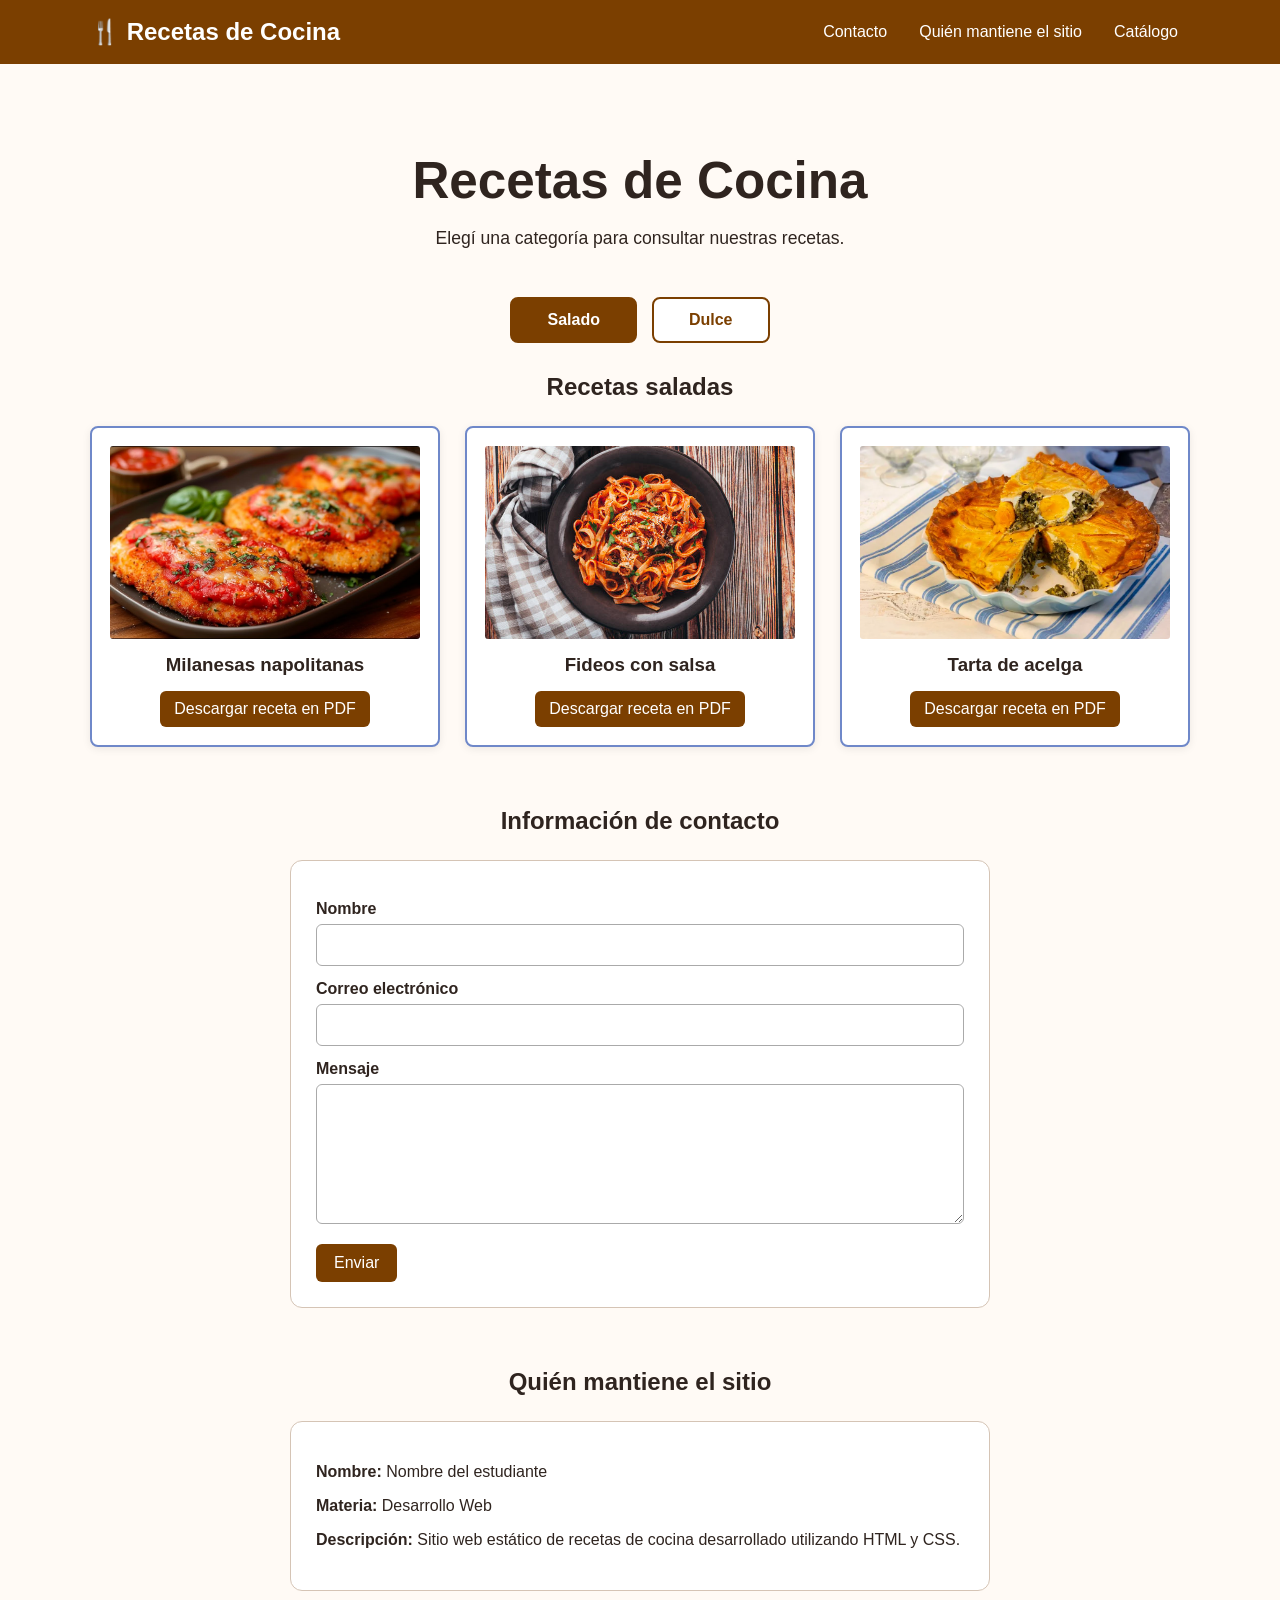
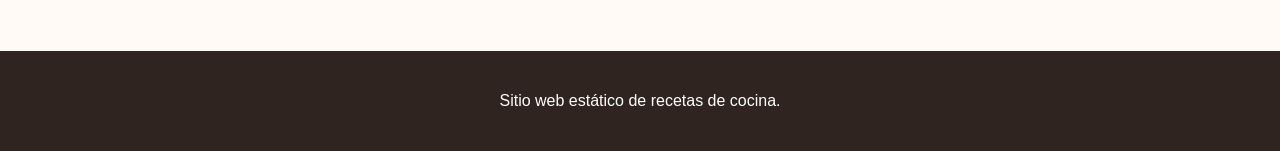
<file: chatgpt/index.html>
<!DOCTYPE html>
<html lang="es">
<head>
    <meta charset="UTF-8">
    <meta name="viewport" content="width=device-width, initial-scale=1.0">
    <title>Recetas de Cocina</title>
    <link rel="stylesheet" href="estilosIA.css">
</head>

<body>

<header>
    <nav class="barra-nav">
        <a class="logo" href="#inicio">🍴 Recetas de Cocina</a>

        <ul>
            <li><a href="#contacto">Contacto</a></li>
            <li><a href="#mantenedor">Quién mantiene el sitio</a></li>
            <li><a href="#catalogo">Catálogo</a></li>
        </ul>
    </nav>
</header>

<main id="inicio">

    <section class="presentacion">
        <h1>Recetas de Cocina</h1>
        <p>Elegí una categoría para consultar nuestras recetas.</p>
    </section>

    <!--
        Se utilizan radio buttons + CSS para cambiar de categoría.
        No se utiliza JavaScript, por lo que el sitio sigue siendo estático.
    -->
    <section id="catalogo" class="catalogo">

        <input type="radio" name="categoria" id="mostrar-salado" checked>
        <input type="radio" name="categoria" id="mostrar-dulce">

        <div class="selector">
            <label for="mostrar-salado">Salado</label>
            <label for="mostrar-dulce">Dulce</label>
        </div>

        <div class="contenido salado">
            <h2>Recetas saladas</h2>

            <div class="recetas">

                <article class="receta">
                    <img src="imagenes/receta1.png" alt="Milanesas napolitanas">
                    <h3>Milanesas napolitanas</h3>
                    <a href="recetarios/milanesas-napolitanas.pdf">Descargar receta en PDF</a>
                </article>

                <article class="receta">
                    <img src="imagenes/receta2.png" alt="Fideos con salsa">
                    <h3>Fideos con salsa</h3>
                    <a href="recetarios/fideos-con-salsa.pdf">Descargar receta en PDF</a>
                </article>

                <article class="receta">
                    <img src="imagenes/receta3.png" alt="Tarta de acelga">
                    <h3>Tarta de acelga</h3>
                    <a href="recetarios/tarta-de-acelga.pdf">Descargar receta en PDF</a>
                </article>

            </div>
        </div>

        <div class="contenido dulce">
            <h2>Recetas dulces</h2>

            <div class="recetas">

                <article class="receta">
                    <img src="imagenes/receta4.png" alt="Flan casero">
                    <h3>Flan casero</h3>
                    <a href="recetarios/flan-casero.pdf">Descargar receta en PDF</a>
                </article>

                <article class="receta">
                    <img src="imagenes/receta5.png" alt="Pastelitos de membrillo">
                    <h3>Pastelitos de membrillo</h3>
                    <a href="recetarios/pastelitos-de-membrillo.pdf">Descargar receta en PDF</a>
                </article>

                <article class="receta">
                    <img src="imagenes/receta6.png" alt="Chocotorta">
                    <h3>Chocotorta</h3>
                    <a href="recetarios/chocotorta.pdf">Descargar receta en PDF</a>
                </article>

            </div>
        </div>

    </section>

    <section id="contacto" class="seccion">
        <h2>Información de contacto</h2>

        <form class="formulario" action="#" method="get">

            <label for="nombre">Nombre</label>
            <input type="text" id="nombre" name="nombre" required>

            <label for="email">Correo electrónico</label>
            <input type="email" id="email" name="email" required>

            <label for="mensaje">Mensaje</label>
            <textarea id="mensaje" name="mensaje" required></textarea>

            <button type="submit">Enviar</button>

        </form>
    </section>

    <section id="mantenedor" class="seccion">
        <h2>Quién mantiene el sitio</h2>

        <div class="info">
            <p><strong>Nombre:</strong> Nombre del estudiante</p>
            <p><strong>Materia:</strong> Desarrollo Web</p>
            <p><strong>Descripción:</strong>
                Sitio web estático de recetas de cocina desarrollado
                utilizando HTML y CSS.
            </p>
        </div>
    </section>

</main>

<footer>
    <p>Sitio web estático de recetas de cocina.</p>
</footer>

</body>
</html>
</file>
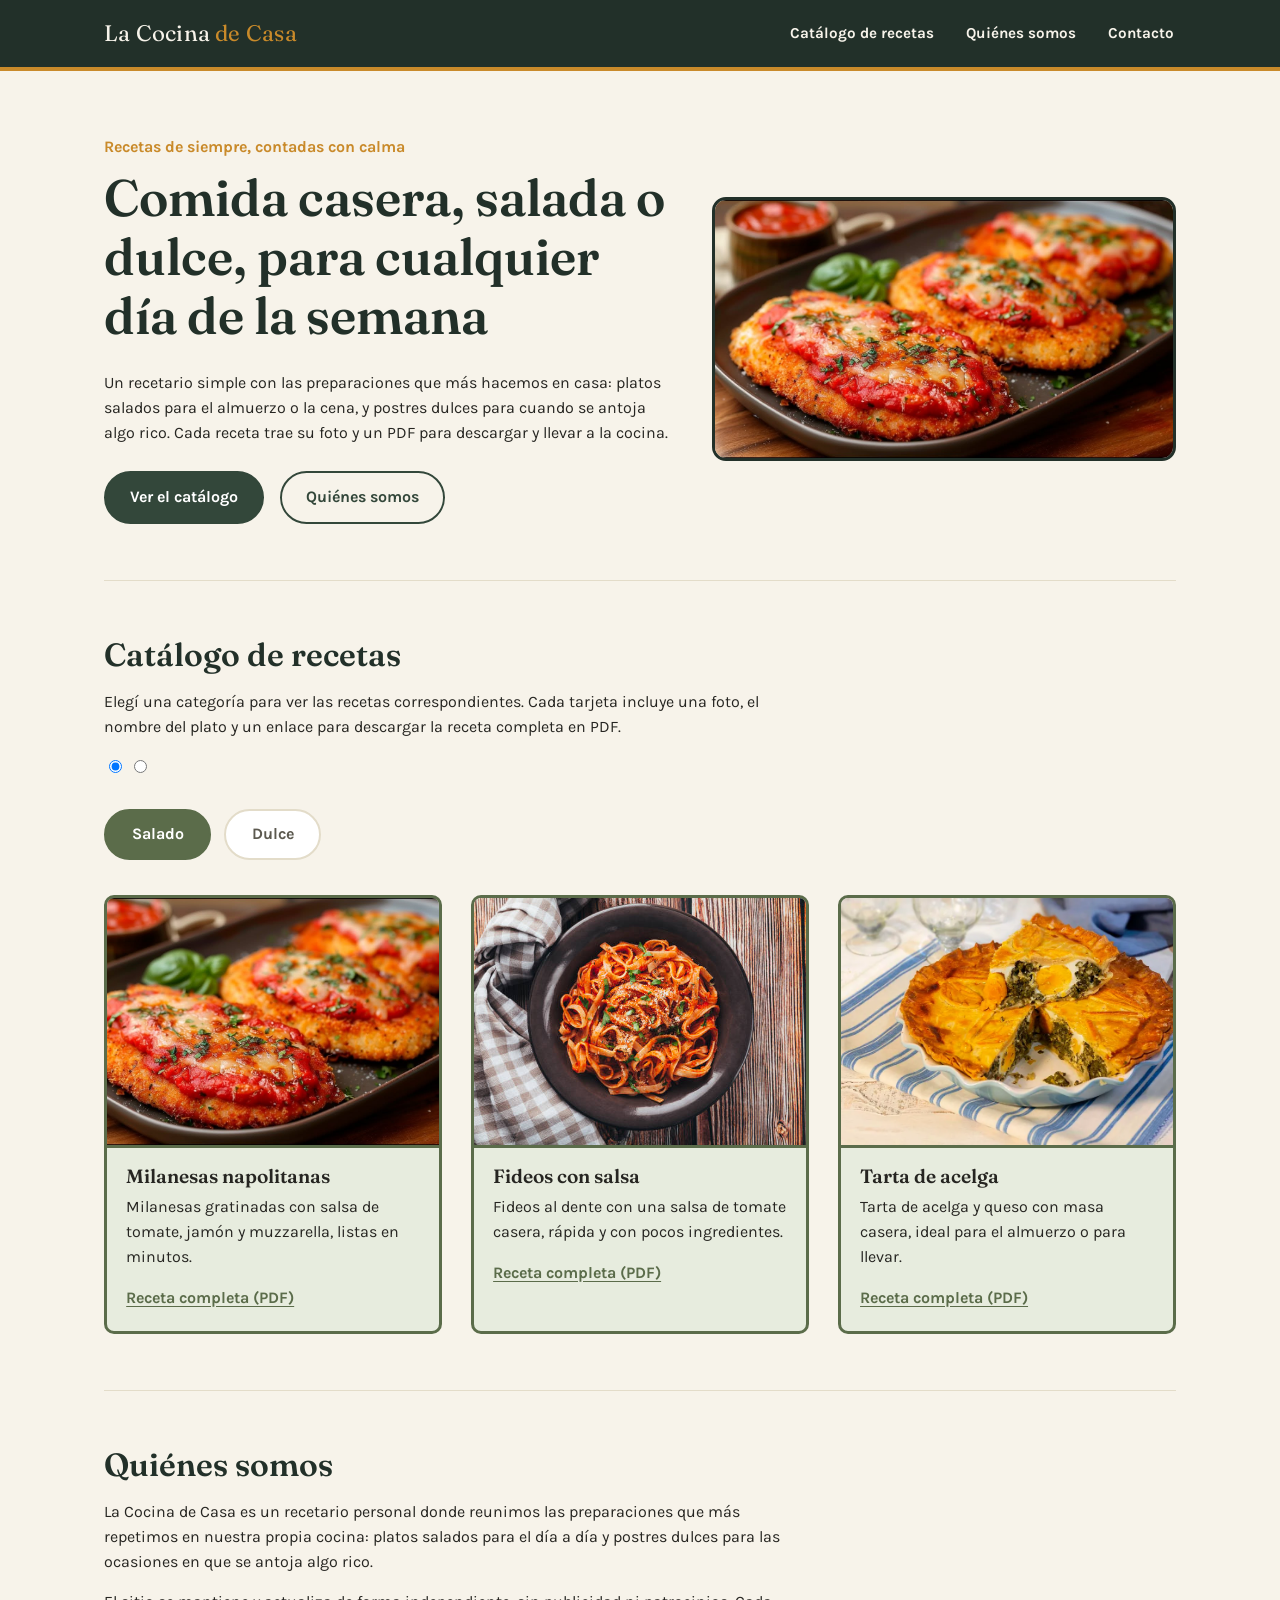
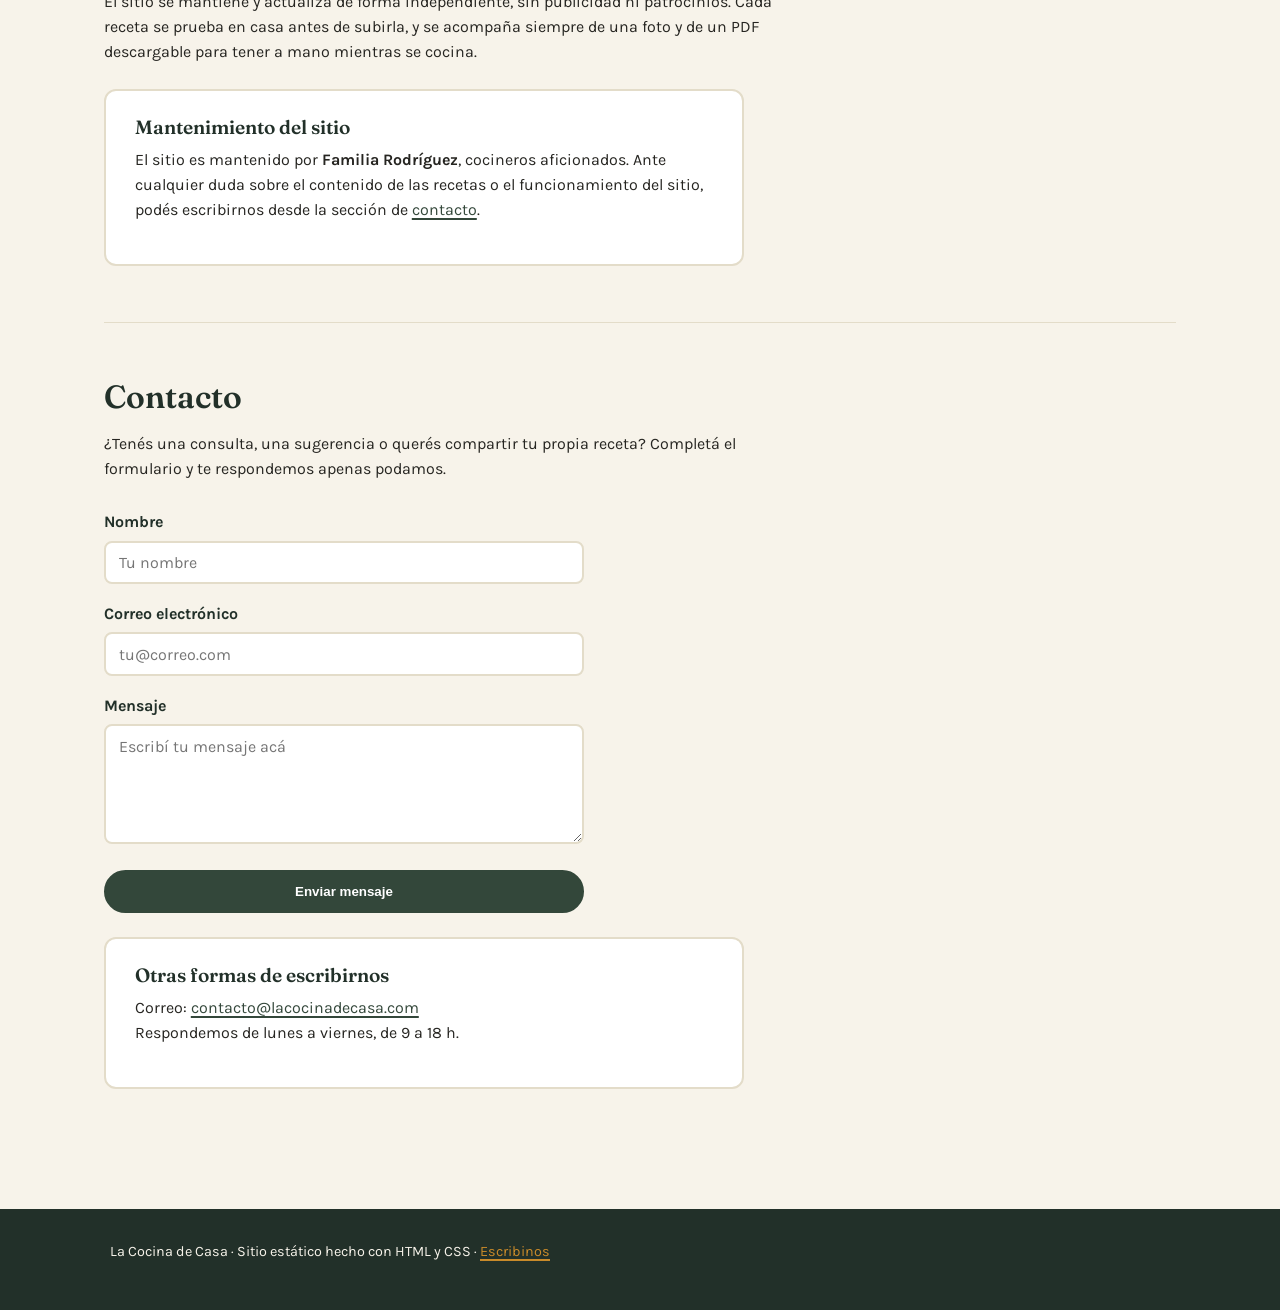
<file: claude/index.html>
<!DOCTYPE html>
<html lang="es">
<head>
<meta charset="UTF-8">
<meta name="viewport" content="width=device-width, initial-scale=1.0">
<title>La Cocina de Casa — Recetas saladas y dulces</title>
<link rel="preconnect" href="https://fonts.googleapis.com">
<link href="https://fonts.googleapis.com/css2?family=Fraunces:wght@500;600;700&family=Karla:wght@400;700&display=swap" rel="stylesheet">
<link rel="stylesheet" href="estilosIA.css">
</head>
<body>

<header class="encabezado">
  <nav class="barra-nav">
    <a href="#inicio" class="marca">La Cocina <span>de Casa</span></a>
    <input type="checkbox" id="menu-toggle" class="menu-toggle">
    <label for="menu-toggle" class="menu-icono" aria-label="Abrir menú">&#9776;</label>
    <ul class="enlaces-nav">
      <li><a href="#catalogo">Catálogo de recetas</a></li>
      <li><a href="#quienes-somos">Quiénes somos</a></li>
      <li><a href="#contacto">Contacto</a></li>
    </ul>
  </nav>
</header>

<main class="envoltorio">

  <!-- ===================== INICIO ===================== -->
  <section id="inicio" class="hero">
    <div class="hero-texto">
      <p class="ojo">Recetas de siempre, contadas con calma</p>
      <h1>Comida casera, salada o dulce, para cualquier día de la semana</h1>
      <p>Un recetario simple con las preparaciones que más hacemos en casa: platos salados
      para el almuerzo o la cena, y postres dulces para cuando se antoja algo rico.
      Cada receta trae su foto y un PDF para descargar y llevar a la cocina.</p>
      <div class="hero-botones">
        <a href="#catalogo" class="boton">Ver el catálogo</a>
        <a href="#quienes-somos" class="boton boton-fantasma">Quiénes somos</a>
      </div>
    </div>
    <div class="hero-imagen">
      <img src="imagenes/receta1.png" alt="Milanesas napolitanas recién horneadas">
    </div>
  </section>

  <!-- ===================== CATÁLOGO ===================== -->
  <section id="catalogo" class="seccion">
    <div class="seccion-intro">
      <h2>Catálogo de recetas</h2>
      <p>Elegí una categoría para ver las recetas correspondientes. Cada tarjeta incluye
      una foto, el nombre del plato y un enlace para descargar la receta completa en PDF.</p>
    </div>

    <input type="radio" name="categoria" id="tab-salado" checked>
    <input type="radio" name="categoria" id="tab-dulce">

    <div class="pestanas">
      <label for="tab-salado">Salado</label>
      <label for="tab-dulce">Dulce</label>
    </div>

    <div class="panel-recetas panel-salado">
      <div class="grilla-recetas">

        <article class="tarjeta-receta">
          <img src="imagenes/receta1.png" alt="Milanesas napolitanas">
          <div class="contenido">
            <h3>Milanesas napolitanas</h3>
            <p>Milanesas gratinadas con salsa de tomate, jamón y muzzarella, listas en minutos.</p>
            <a class="enlace-descarga" href="recetarios/milanesas-napolitanas.pdf">Receta completa (PDF)</a>
          </div>
        </article>

        <article class="tarjeta-receta">
          <img src="imagenes/receta2.png" alt="Fideos con salsa">
          <div class="contenido">
            <h3>Fideos con salsa</h3>
            <p>Fideos al dente con una salsa de tomate casera, rápida y con pocos ingredientes.</p>
            <a class="enlace-descarga" href="recetarios/fideos-con-salsa.pdf">Receta completa (PDF)</a>
          </div>
        </article>

        <article class="tarjeta-receta">
          <img src="imagenes/receta3.png" alt="Tarta de acelga">
          <div class="contenido">
            <h3>Tarta de acelga</h3>
            <p>Tarta de acelga y queso con masa casera, ideal para el almuerzo o para llevar.</p>
            <a class="enlace-descarga" href="recetarios/tarta-de-acelga.pdf">Receta completa (PDF)</a>
          </div>
        </article>

      </div>
    </div>

    <div class="panel-recetas panel-dulce">
      <div class="grilla-recetas">

        <article class="tarjeta-receta">
          <img src="imagenes/receta4.png" alt="Flan casero">
          <div class="contenido">
            <h3>Flan casero</h3>
            <p>Flan suave hecho a baño María, con caramelo y muy pocos ingredientes.</p>
            <a class="enlace-descarga" href="recetarios/flan-casero.pdf">Receta completa (PDF)</a>
          </div>
        </article>

        <article class="tarjeta-receta">
          <img src="imagenes/receta5.png" alt="Pastelitos de membrillo">
          <div class="contenido">
            <h3>Pastelitos de membrillo</h3>
            <p>Pastelitos crocantes rellenos de dulce de membrillo, dorados y pasados por almíbar.</p>
            <a class="enlace-descarga" href="recetarios/pastelitos-de-membrillo.pdf">Receta completa (PDF)</a>
          </div>
        </article>

        <article class="tarjeta-receta">
          <img src="imagenes/receta6.png" alt="Chocotorta">
          <div class="contenido">
            <h3>Chocotorta</h3>
            <p>El clásico postre sin horno de galletitas, dulce de leche y queso crema.</p>
            <a class="enlace-descarga" href="recetarios/chocotorta.pdf">Receta completa (PDF)</a>
          </div>
        </article>

      </div>
    </div>
  </section>

  <!-- ===================== QUIÉNES SOMOS ===================== -->
  <section id="quienes-somos" class="seccion">
    <div class="seccion-intro">
      <h2>Quiénes somos</h2>
      <p>La Cocina de Casa es un recetario personal donde reunimos las preparaciones
      que más repetimos en nuestra propia cocina: platos salados para el día a día
      y postres dulces para las ocasiones en que se antoja algo rico.</p>
      <p>El sitio se mantiene y actualiza de forma independiente, sin publicidad
      ni patrocinios. Cada receta se prueba en casa antes de subirla, y se
      acompaña siempre de una foto y de un PDF descargable para tener a mano
      mientras se cocina.</p>
    </div>
    <div class="tarjeta-info">
      <h3>Mantenimiento del sitio</h3>
      <p>El sitio es mantenido por <strong>Familia Rodríguez</strong>, cocineros
      aficionados. Ante cualquier duda sobre el contenido de las recetas o el
      funcionamiento del sitio, podés escribirnos desde la sección de
      <a href="#contacto">contacto</a>.</p>
    </div>
  </section>

  <!-- ===================== CONTACTO ===================== -->
  <section id="contacto" class="seccion">
    <div class="seccion-intro">
      <h2>Contacto</h2>
      <p>¿Tenés una consulta, una sugerencia o querés compartir tu propia receta?
      Completá el formulario y te respondemos apenas podamos.</p>
    </div>

    <form class="formulario-contacto" action="mailto:contacto@lacocinadecasa.com" method="post" enctype="text/plain">
      <div>
        <label for="nombre">Nombre</label>
        <input type="text" id="nombre" name="nombre" placeholder="Tu nombre" required>
      </div>
      <div>
        <label for="email">Correo electrónico</label>
        <input type="email" id="email" name="email" placeholder="tu@correo.com" required>
      </div>
      <div>
        <label for="mensaje">Mensaje</label>
        <textarea id="mensaje" name="mensaje" placeholder="Escribí tu mensaje acá" required></textarea>
      </div>
      <button type="submit" class="boton">Enviar mensaje</button>
    </form>

    <div class="tarjeta-info">
      <h3>Otras formas de escribirnos</h3>
      <p>Correo: <a href="mailto:contacto@lacocinadecasa.com">contacto@lacocinadecasa.com</a><br>
      Respondemos de lunes a viernes, de 9 a 18 h.</p>
    </div>
  </section>

</main>

<footer class="pie">
  <p>La Cocina de Casa · Sitio estático hecho con HTML y CSS · <a href="#contacto">Escribinos</a></p>
</footer>

</body>
</html>
</file>
<file: chatgpt/estilosIA.css>
* {
    box-sizing: border-box;
}

html {
    scroll-behavior: smooth;
}

body {
    margin: 0;
    font-family: Arial, Helvetica, sans-serif;
    background: #fffaf5;
    color: #2f241f;
}

/* BARRA DE NAVEGACIÓN */

header {
    background: #7b3f00;
    padding: 18px 6%;
}

.barra-nav {
    max-width: 1100px;
    margin: auto;
    display: flex;
    align-items: center;
    justify-content: space-between;
    gap: 20px;
}

.logo {
    color: white;
    text-decoration: none;
    font-size: 1.5rem;
    font-weight: bold;
}

.barra-nav ul {
    list-style: none;
    display: flex;
    flex-wrap: wrap;
    gap: 8px;
    margin: 0;
    padding: 0;
}

.barra-nav li a {
    color: white;
    text-decoration: none;
    padding: 9px 12px;
    border-radius: 7px;
}

.barra-nav li a:hover,
.barra-nav li a:focus {
    background: #9a5b20;
}

/* CONTENIDO */

main {
    width: min(1100px, 92%);
    margin: auto;
}

.presentacion {
    text-align: center;
    padding: 45px 10px 30px;
}

.presentacion h1 {
    margin-bottom: 10px;
    font-size: clamp(2rem, 5vw, 3.2rem);
}

.presentacion p {
    font-size: 1.1rem;
}

/* CATEGORÍAS */

.catalogo {
    margin-bottom: 60px;
}

.catalogo > input {
    display: none;
}

.selector {
    display: flex;
    justify-content: center;
    gap: 15px;
    margin-bottom: 30px;
}

.selector label {
    cursor: pointer;
    padding: 12px 35px;
    border: 2px solid #7b3f00;
    border-radius: 8px;
    color: #7b3f00;
    background: white;
    font-weight: bold;
}

.selector label:hover {
    background: #f1dfcc;
}

/* Por defecto se muestra SALADO */

.contenido.dulce {
    display: none;
}

#mostrar-salado:checked ~ .selector label[for="mostrar-salado"],
#mostrar-dulce:checked ~ .selector label[for="mostrar-dulce"] {
    background: #7b3f00;
    color: white;
}

#mostrar-dulce:checked ~ .dulce {
    display: block;
}

#mostrar-dulce:checked ~ .salado {
    display: none;
}

.contenido h2 {
    text-align: center;
    margin-bottom: 25px;
}

/* TARJETAS */

.recetas {
    display: grid;
    grid-template-columns: repeat(3, 1fr);
    gap: 25px;
}

.receta {
    background: white;
    border: 2px solid #6f88c9;
    border-radius: 8px;
    padding: 18px;
    text-align: center;
    box-shadow: 0 2px 8px rgba(0, 0, 0, 0.08);
}

.receta img {
    width: 100%;
    aspect-ratio: 16 / 10;
    object-fit: cover;
    display: block;
    border-radius: 3px;
    margin-bottom: 15px;
}

.receta h3 {
    margin: 8px 0 15px;
}

.receta a {
    display: inline-block;
    padding: 9px 14px;
    border-radius: 6px;
    background: #7b3f00;
    color: white;
    text-decoration: none;
}

.receta a:hover,
.receta a:focus {
    background: #5e3000;
}

/* CONTACTO Y MANTENEDOR */

.seccion {
    max-width: 700px;
    margin: 0 auto 60px;
    scroll-margin-top: 30px;
}

.seccion h2 {
    text-align: center;
    margin-bottom: 25px;
}

.formulario,
.info {
    background: white;
    border: 1px solid #d5c4b5;
    border-radius: 12px;
    padding: 25px;
}

.formulario label {
    display: block;
    font-weight: bold;
    margin: 14px 0 6px;
}

.formulario input,
.formulario textarea {
    width: 100%;
    padding: 11px;
    border: 1px solid #aaa;
    border-radius: 6px;
    font: inherit;
}

.formulario textarea {
    min-height: 140px;
    resize: vertical;
}

.formulario button {
    margin-top: 16px;
    padding: 10px 18px;
    border: 0;
    border-radius: 6px;
    cursor: pointer;
    background: #7b3f00;
    color: white;
    font: inherit;
}

.formulario button:hover {
    background: #5e3000;
}

/* PIE */

footer {
    margin-top: 50px;
    padding: 25px;
    text-align: center;
    background: #2f241f;
    color: white;
}

/* RESPONSIVE */

@media (max-width: 800px) {
    .barra-nav {
        flex-direction: column;
    }

    .recetas {
        grid-template-columns: repeat(2, 1fr);
    }
}

@media (max-width: 520px) {
    .recetas {
        grid-template-columns: 1fr;
    }

    .barra-nav ul {
        justify-content: center;
    }

    .selector label {
        padding: 10px 25px;
    }
}
</file>
<file: claude/estilosIA.css>
/* =========================================================
   La Cocina de Casa — estilosIA.css
   Sitio estático de una sola página (HTML + CSS, sin scripts)
   ========================================================= */

:root {
  --papel: #F7F3EA;
  --papel-alto: #FFFFFF;
  --tinta: #262521;
  --tinta-suave: #5C594F;
  --pino: #33473A;
  --pino-oscuro: #223029;
  --mostaza: #C98A2A;
  --linea: #E3DCC9;

  --salado: #5B6C4A;
  --salado-fondo: #E7ECDE;
  --dulce: #96324C;
  --dulce-fondo: #F3E1E6;

  --radio-borde: 3px;
  --ancho-maximo: 1120px;
}

* { box-sizing: border-box; }

html { scroll-behavior: smooth; }

body {
  margin: 0;
  font-family: "Karla", "Segoe UI", sans-serif;
  background: var(--papel);
  color: var(--tinta);
  line-height: 1.55;
}

h1, h2, h3 {
  font-family: "Fraunces", Georgia, serif;
  color: var(--pino-oscuro);
  line-height: 1.15;
  margin: 0 0 0.5em 0;
}

h1 { font-size: clamp(2.2rem, 4vw, 3.2rem); font-weight: 600; }
h2 { font-size: clamp(1.5rem, 2.6vw, 2rem); font-weight: 600; }
h3 { font-size: 1.2rem; font-weight: 600; }

p { margin: 0 0 1em 0; max-width: 68ch; }

a {
  color: var(--pino);
  text-decoration-thickness: 1.5px;
  text-underline-offset: 3px;
}

a:hover { color: var(--mostaza); }

.envoltorio {
  max-width: var(--ancho-maximo);
  margin: 0 auto;
  padding: 0 1.5rem;
}

/* ---------- Barra de navegación ---------- */

.encabezado {
  background: var(--pino-oscuro);
  border-bottom: 4px solid var(--mostaza);
  position: sticky;
  top: 0;
  z-index: 10;
}

.barra-nav {
  display: flex;
  align-items: center;
  justify-content: space-between;
  padding: 1rem 1.5rem;
  max-width: var(--ancho-maximo);
  margin: 0 auto;
  position: relative;
}

.marca {
  font-family: "Fraunces", serif;
  font-size: 1.4rem;
  color: var(--papel);
  text-decoration: none;
  letter-spacing: 0.01em;
}

.marca:hover { color: var(--mostaza); }
.marca span { color: var(--mostaza); }

.menu-toggle { display: none; }

.menu-icono {
  display: none;
  cursor: pointer;
  color: var(--papel);
  font-size: 1.6rem;
  line-height: 1;
  padding: 0.2rem 0.4rem;
}

.enlaces-nav {
  display: flex;
  gap: 1.8rem;
  list-style: none;
  margin: 0;
  padding: 0;
}

.enlaces-nav a {
  color: var(--papel);
  text-decoration: none;
  font-weight: 700;
  font-size: 0.95rem;
  padding: 0.3rem 0.1rem;
  border-bottom: 2px solid transparent;
}

.enlaces-nav a:hover { color: var(--mostaza); border-bottom-color: var(--mostaza); }

/* ---------- Pie de página ---------- */

.pie {
  background: var(--pino-oscuro);
  color: var(--papel);
  margin-top: 4rem;
  padding: 2rem 1.5rem;
  text-align: center;
  font-size: 0.9rem;
}

.pie a { color: var(--mostaza); }

/* ---------- Hero / portada ---------- */

.hero {
  padding: 4rem 0 3.5rem;
  display: grid;
  grid-template-columns: 1.1fr 0.9fr;
  gap: 2.5rem;
  align-items: center;
}

.hero-texto .ojo { color: var(--mostaza); font-weight: 700; margin-bottom: 0.6rem; }

.hero-botones { display: flex; gap: 1rem; margin-top: 1.6rem; flex-wrap: wrap; }

.boton {
  display: inline-block;
  background: var(--pino);
  color: var(--papel-alto);
  padding: 0.75rem 1.5rem;
  border-radius: 999px;
  text-decoration: none;
  font-weight: 700;
  border: 2px solid var(--pino);
}

.boton:hover { background: var(--pino-oscuro); color: var(--papel-alto); }

.boton-fantasma { background: transparent; color: var(--pino); }
.boton-fantasma:hover { background: var(--pino); color: var(--papel-alto); }

.hero-imagen img {
  width: 100%;
  border-radius: 14px;
  border: 3px solid var(--pino-oscuro);
  display: block;
}

/* ---------- Secciones generales ---------- */

.seccion {
  padding: 3.5rem 0;
  border-top: 1px solid var(--linea);
  scroll-margin-top: 5.5rem;
}

.seccion-intro { max-width: 68ch; }

/* ---------- Selector de categoría (sin JS) ---------- */

.pestanas {
  display: flex;
  gap: 0.8rem;
  flex-wrap: wrap;
  margin: 1.8rem 0 2.2rem;
}

.pestanas input[type="radio"] {
  position: absolute;
  opacity: 0;
  pointer-events: none;
}

.pestanas label {
  cursor: pointer;
  padding: 0.7rem 1.6rem;
  border-radius: 999px;
  border: 2px solid var(--linea);
  font-weight: 700;
  color: var(--tinta-suave);
  background: var(--papel-alto);
}

.pestanas label:hover { border-color: var(--mostaza); }

#tab-salado:checked ~ .pestanas label[for="tab-salado"] {
  background: var(--salado);
  border-color: var(--salado);
  color: var(--papel-alto);
}

#tab-dulce:checked ~ .pestanas label[for="tab-dulce"] {
  background: var(--dulce);
  border-color: var(--dulce);
  color: var(--papel-alto);
}

.panel-recetas { display: none; }

#tab-salado:checked ~ .panel-salado,
#tab-dulce:checked ~ .panel-dulce {
  display: block;
}

/* ---------- Grilla y tarjetas de receta ---------- */

.grilla-recetas {
  display: grid;
  grid-template-columns: repeat(3, 1fr);
  gap: 1.8rem;
}

.tarjeta-receta {
  border: var(--radio-borde) solid var(--tarjeta-color, var(--pino));
  border-radius: 10px;
  background: var(--tarjeta-fondo, var(--papel-alto));
  overflow: hidden;
  display: flex;
  flex-direction: column;
}

.panel-salado .tarjeta-receta { --tarjeta-color: var(--salado); --tarjeta-fondo: var(--salado-fondo); }
.panel-dulce .tarjeta-receta { --tarjeta-color: var(--dulce); --tarjeta-fondo: var(--dulce-fondo); }

.tarjeta-receta img {
  width: 100%;
  aspect-ratio: 4 / 3;
  object-fit: cover;
  display: block;
  border-bottom: var(--radio-borde) solid var(--tarjeta-color, var(--pino));
}

.tarjeta-receta .contenido { padding: 1.1rem 1.2rem 1.3rem; }
.tarjeta-receta h3 { margin-bottom: 0.5rem; color: var(--tinta); }

.tarjeta-receta .enlace-descarga {
  font-weight: 700;
  color: var(--tarjeta-color, var(--pino));
  text-decoration: underline;
}

/* ---------- Tarjeta de info (quiénes somos) ---------- */

.tarjeta-info {
  background: var(--papel-alto);
  border: 2px solid var(--linea);
  border-radius: 12px;
  padding: 1.6rem 1.8rem;
  margin-top: 1.5rem;
  max-width: 640px;
}

/* ---------- Formulario de contacto (estático, sin backend) ---------- */

.formulario-contacto {
  display: grid;
  gap: 1.1rem;
  margin-top: 1.8rem;
  max-width: 480px;
}

.formulario-contacto label {
  display: block;
  font-weight: 700;
  margin-bottom: 0.35rem;
  color: var(--pino-oscuro);
}

.formulario-contacto input,
.formulario-contacto textarea {
  width: 100%;
  padding: 0.65rem 0.8rem;
  border: 2px solid var(--linea);
  border-radius: 8px;
  font-family: inherit;
  font-size: 1rem;
  background: var(--papel-alto);
  color: var(--tinta);
}

.formulario-contacto input:focus,
.formulario-contacto textarea:focus {
  outline: none;
  border-color: var(--mostaza);
}

.formulario-contacto textarea { resize: vertical; min-height: 120px; }

/* ---------- Accesibilidad: foco visible ---------- */

a:focus-visible,
.pestanas label:focus-within,
.boton:focus-visible,
input:focus-visible,
textarea:focus-visible {
  outline: 3px solid var(--mostaza);
  outline-offset: 2px;
}

/* ---------- Responsivo ---------- */

@media (max-width: 860px) {
  .hero { grid-template-columns: 1fr; }
  .hero-imagen { order: -1; }
  .grilla-recetas { grid-template-columns: repeat(2, 1fr); }
}

@media (max-width: 720px) {
  .menu-icono { display: block; }

  .enlaces-nav {
    display: none;
    position: absolute;
    top: 100%;
    left: 0;
    right: 0;
    flex-direction: column;
    gap: 0;
    background: var(--pino-oscuro);
    border-top: 1px solid rgba(247,243,234,0.15);
  }

  .enlaces-nav a { padding: 1rem 1.5rem; border-bottom: 1px solid rgba(247,243,234,0.1); display: block; }

  .menu-toggle:checked ~ .enlaces-nav { display: flex; }
}

@media (max-width: 560px) {
  .grilla-recetas { grid-template-columns: 1fr; }
  .pestanas { justify-content: stretch; }
  .pestanas label { flex: 1; text-align: center; }
}
</file>
